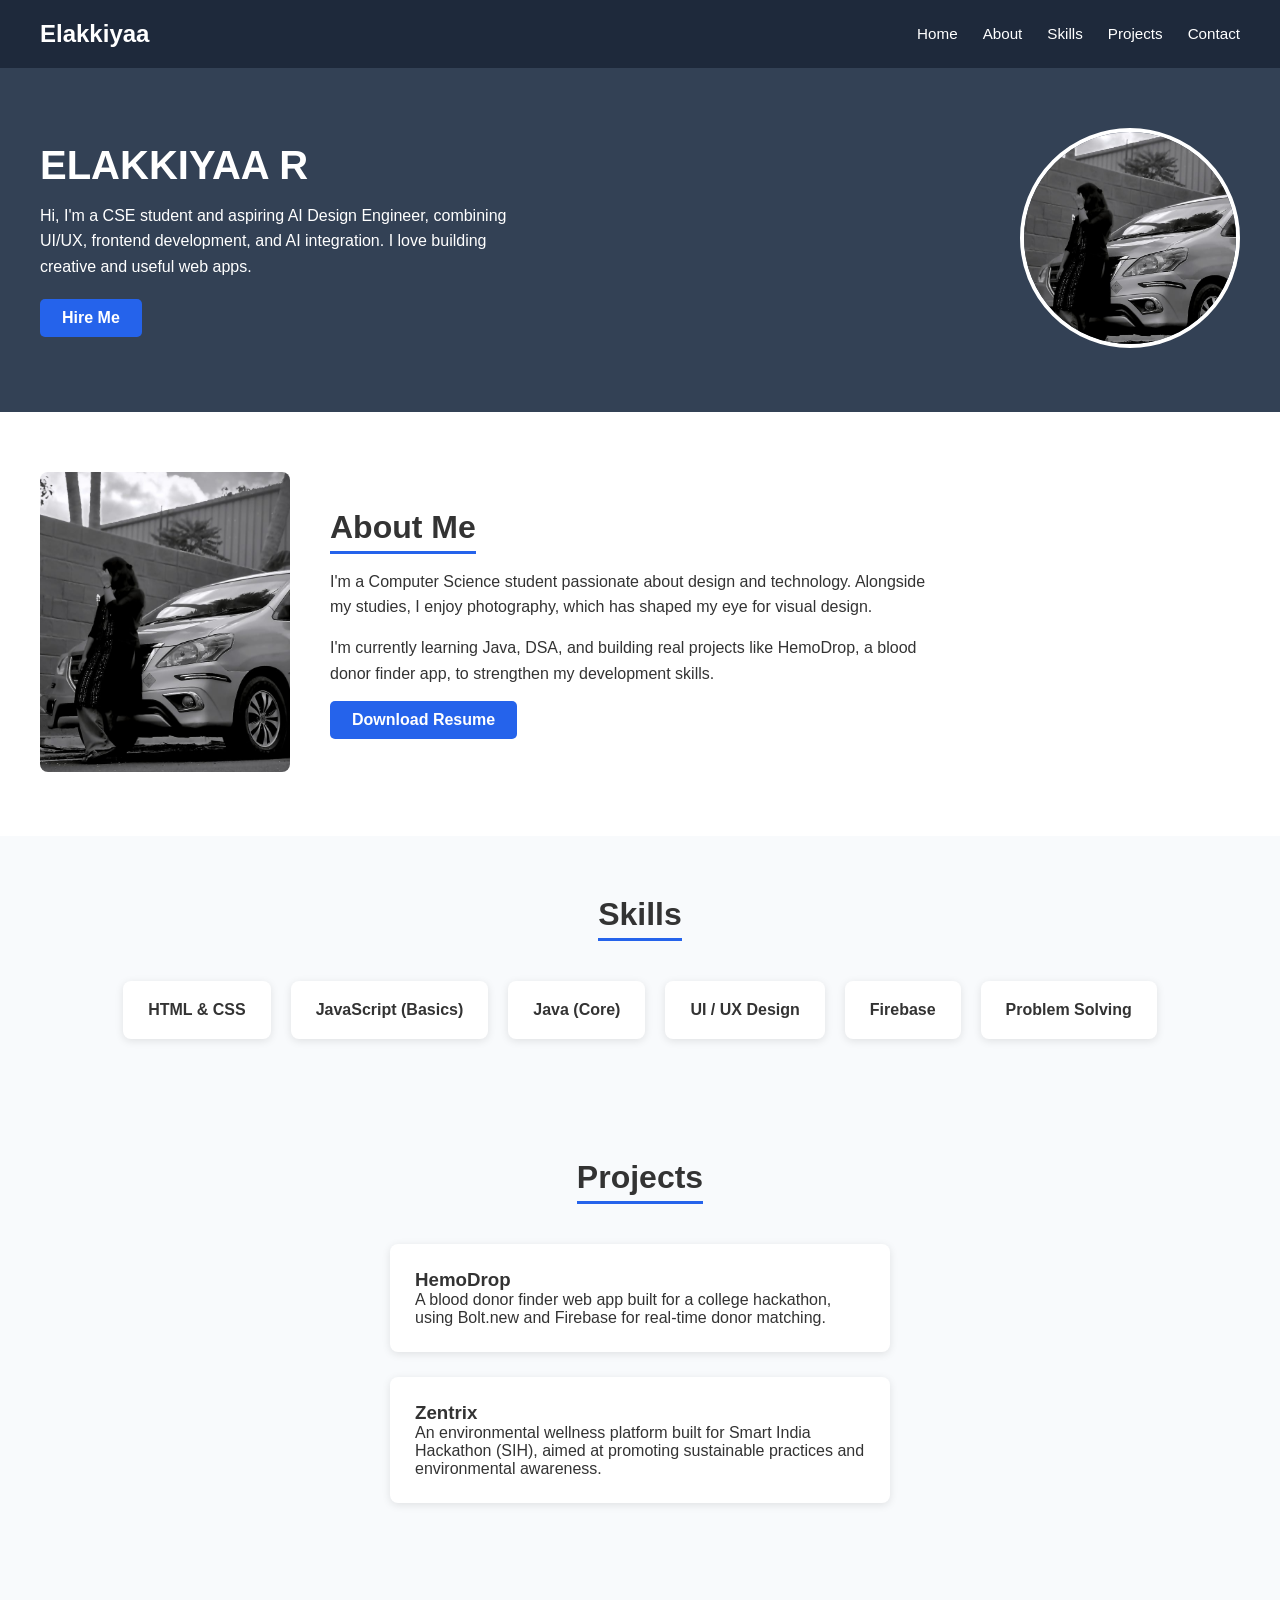
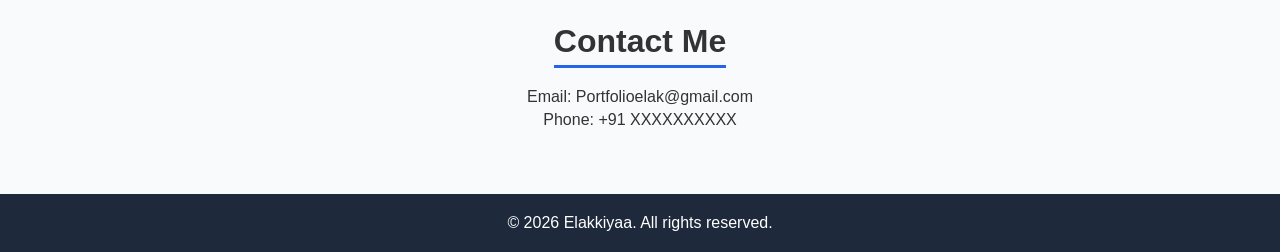
<file: task1-portfolio/index.html>
<!DOCTYPE html>
<html lang="en">
<head>
  <meta charset="UTF-8">
  <title>Elakkiyaa  | Portfolio</title>
  <link rel="stylesheet" href="style.css">
</head>
<body>

  <nav>
    <div class="logo">Elakkiyaa</div>
    <ul>
      <li><a href="#home">Home</a></li>
      <li><a href="#about">About</a></li>
      <li><a href="#skills">Skills</a></li>
      <li><a href="#projects">Projects</a></li>
      <li><a href="#contact">Contact</a></li>
    </ul>
  </nav>

  <header id="home">
    <div class="header-text">
      <h1>ELAKKIYAA R</h1>
      <p>Hi, I'm a CSE student and aspiring AI Design Engineer, combining UI/UX, frontend development, and AI integration. I love building creative and useful web apps.</p>
      <a href="#contact" class="btn">Hire Me</a>
    </div>
    <div class="header-img">
      <img src="profile.jpg" alt="Elakkiya">
    </div>
  </header>

  <section id="about" class="about">
    <div class="about-img">
      <img src="profile.jpg" alt="Elakkiya">
    </div>
    <div class="about-text">
      <h2>About Me</h2>
      <p>I'm a Computer Science student passionate about design and technology. Alongside my studies, I enjoy photography, which has shaped my eye for visual design.</p>
      <p>I'm currently learning Java, DSA, and building real projects like HemoDrop, a blood donor finder app, to strengthen my development skills.</p>
      <a href="resume.pdf" download class="btn">Download Resume</a>
    </div>
  </section>

  <section id="skills" class="skills">
    <h2>Skills</h2>
    <div class="skills-grid">
      <div class="skill-card">HTML & CSS</div>
      <div class="skill-card">JavaScript (Basics)</div>
      <div class="skill-card">Java (Core)</div>
      <div class="skill-card">UI / UX Design</div>
      <div class="skill-card">Firebase</div>
      <div class="skill-card">Problem Solving</div>
    </div>
  </section>

  <section id="projects" class="projects">
    <h2>Projects</h2>
    <div class="project-card">
      <h3>HemoDrop</h3>
      <p>A blood donor finder web app built for a college hackathon, using Bolt.new and Firebase for real-time donor matching.</p>
    </div>
    <div class="project-card">
      <h3>Zentrix</h3>
      <p>An environmental wellness platform built for Smart India Hackathon (SIH), aimed at promoting sustainable practices and environmental awareness.</p>
    </div>
  </section>

  <section id="contact" class="contact">
    <h2>Contact Me</h2>
    <p>Email: Portfolioelak@gmail.com</p>
    <p>Phone: +91 XXXXXXXXXX</p>
  </section>

  <footer>
    <p>&copy; 2026 Elakkiyaa. All rights reserved.</p>
  </footer>

</body>
</html>
</file>
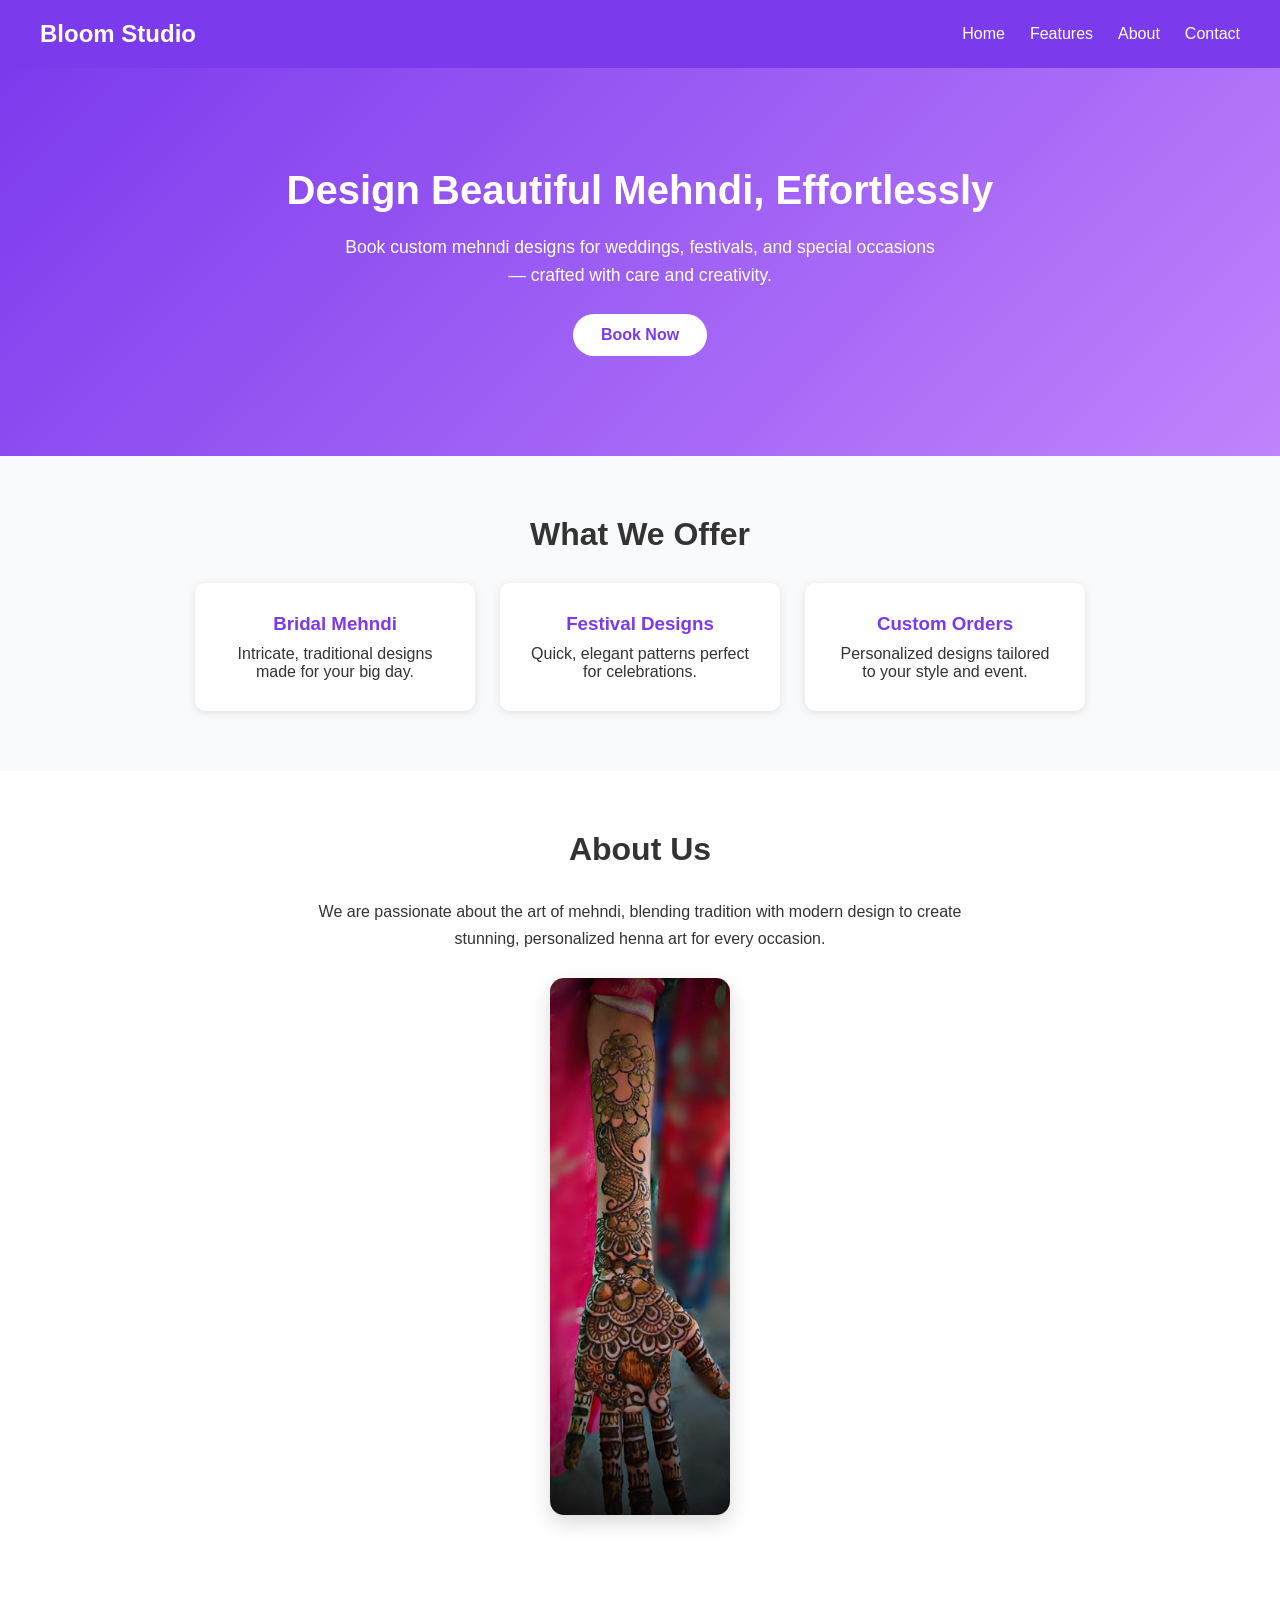
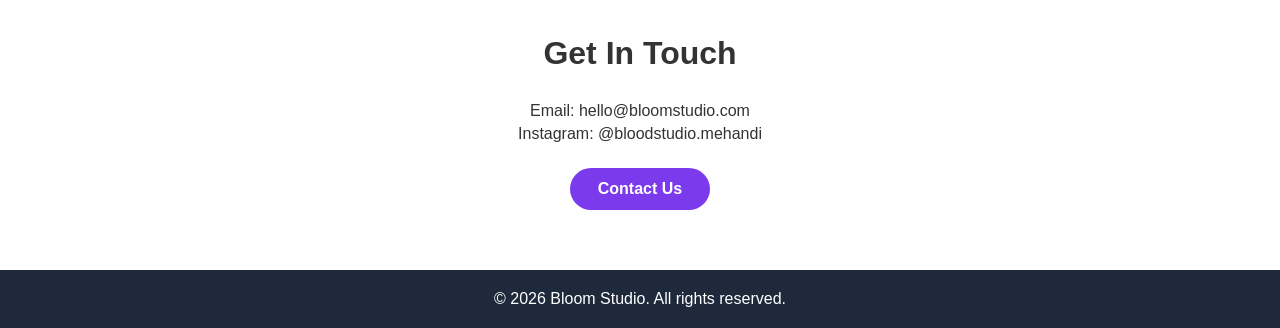
<file: task2-Landing page/index.html>
<!DOCTYPE html>
<html lang="en">
<head>
  <meta charset="UTF-8">
  <title>Bloom Studio | Landing Page</title>
  <link rel="stylesheet" href="style.css">
</head>
<body>

  <nav>
    <div class="logo">Bloom Studio</div>
    <ul>
      <li><a href="#home">Home</a></li>
      <li><a href="#features">Features</a></li>
      <li><a href="#about">About</a></li>
      <li><a href="#contact">Contact</a></li>
    </ul>
  </nav>

  <section id="home" class="hero">
    <div class="hero-text">
      <h1>Design Beautiful Mehndi, Effortlessly</h1>
      <p>Book custom mehndi designs for weddings, festivals, and special occasions — crafted with care and creativity.</p>
      <a href="#contact" class="btn">Book Now</a>
    </div>
  </section>

  <section id="features" class="features">
    <h2>What We Offer</h2>
    <div class="feature-grid">
      <div class="feature-card">
        <h3>Bridal Mehndi</h3>
        <p>Intricate, traditional designs made for your big day.</p>
      </div>
      <div class="feature-card">
        <h3>Festival Designs</h3>
        <p>Quick, elegant patterns perfect for celebrations.</p>
      </div>
      <div class="feature-card">
        <h3>Custom Orders</h3>
        <p>Personalized designs tailored to your style and event.</p>
      </div>
    </div>
  </section>

  <section id="about" class="about">
    <h2>About Us</h2>
    <p>We are passionate about the art of mehndi, blending tradition with modern design to create stunning, personalized henna art for every occasion.</p>
    <img src="mehandi.jpg.jpeg" alt="Mehndi design sample" class="about-img">
  </section>

  <section id="contact" class="contact">
    <h2>Get In Touch</h2>
    <p>Email: hello@bloomstudio.com</p>
    <p>Instagram: @bloodstudio.mehandi</p>
    <a href="#" class="btn">Contact Us</a>
  </section>

  <footer>
    <p>&copy; 2026 Bloom Studio. All rights reserved.</p>
  </footer>

</body>
</html>
</file>
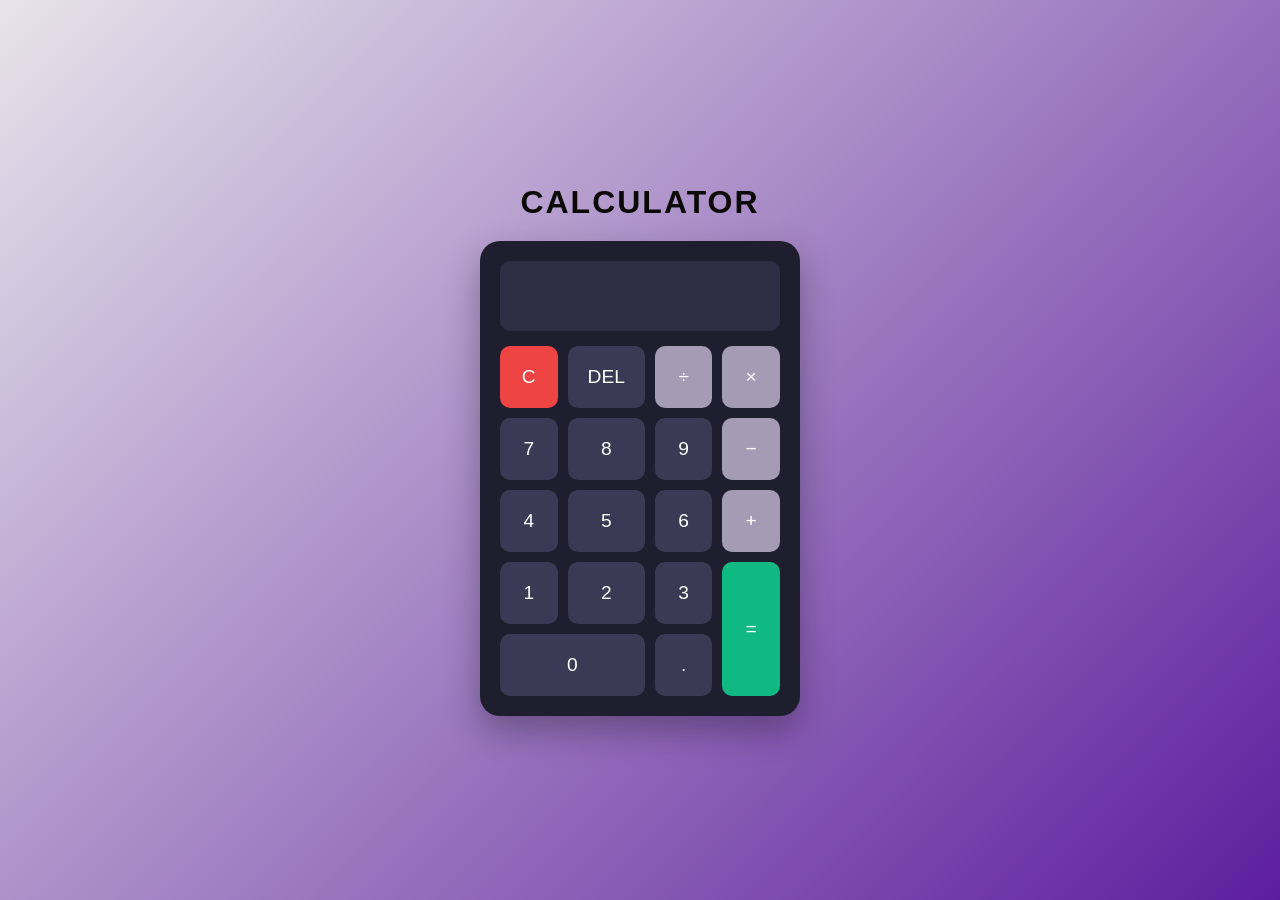
<file: task3-calculator/index.html>
<!DOCTYPE html>
<html lang="en">
<head>
  <meta charset="UTF-8">
  <title>Calculator | CodSoft Task 3</title>
  <link rel="stylesheet" href="style.css">
</head>
<body>
<h1 style="text-align: center;">CALCULATOR</h1>
  <div class="calculator">
    
    <input type="text" id="display" disabled>
    <div class="buttons">
      <button class="btn clear" onclick="clearDisplay()">C</button>
      <button class="btn" onclick="deleteLast()">DEL</button>
      <button class="btn operator" onclick="appendValue('/')">÷</button>
      <button class="btn operator" onclick="appendValue('*')">×</button>

      <button class="btn" onclick="appendValue('7')">7</button>
      <button class="btn" onclick="appendValue('8')">8</button>
      <button class="btn" onclick="appendValue('9')">9</button>
      <button class="btn operator" onclick="appendValue('-')">−</button>

      <button class="btn" onclick="appendValue('4')">4</button>
      <button class="btn" onclick="appendValue('5')">5</button>
      <button class="btn" onclick="appendValue('6')">6</button>
      <button class="btn operator" onclick="appendValue('+')">+</button>

      <button class="btn" onclick="appendValue('1')">1</button>
      <button class="btn" onclick="appendValue('2')">2</button>
      <button class="btn" onclick="appendValue('3')">3</button>
      <button class="btn equals" onclick="calculate()" rowspan="2">=</button>

      <button class="btn zero" onclick="appendValue('0')">0</button>
      <button class="btn" onclick="appendValue('.')">.</button>
    </div>
  </div>

  <script src="script.js"></script>
</body>
</html>
</file>
<file: task1-portfolio/style.css>
* {
  margin: 0;
  padding: 0;
  box-sizing: border-box;
}

body {
  font-family: 'Segoe UI', Arial, sans-serif;
  color: #333;
  background: #fff;
}

nav {
  display: flex;
  justify-content: space-between;
  align-items: center;
  padding: 20px 40px;
  background: #1e293b;
  color: white;
}

nav .logo {
  font-size: 1.5em;
  font-weight: bold;
}

nav ul {
  display: flex;
  list-style: none;
  gap: 25px;
}

nav ul li a {
  color: white;
  text-decoration: none;
  font-size: 0.95em;
}

header {
  display: flex;
  align-items: center;
  justify-content: space-between;
  background: #334155;
  color: white;
  padding: 60px 40px;
  flex-wrap: wrap;
}

.header-text {
  max-width: 500px;
}

.header-text h1 {
  font-size: 2.5em;
  margin-bottom: 15px;
}

.header-text p {
  margin-bottom: 20px;
  line-height: 1.6;
}

.header-img img {
  width: 220px;
  height: 220px;
  object-fit: cover;
  border-radius: 50%;
  border: 4px solid white;
}

.btn {
  display: inline-block;
  background: #2563eb;
  color: white;
  padding: 10px 22px;
  border-radius: 5px;
  text-decoration: none;
  font-weight: bold;
}

.about {
  display: flex;
  align-items: center;
  gap: 40px;
  padding: 60px 40px;
  flex-wrap: wrap;
}

.about-img img {
  width: 250px;
  height: 300px;
  object-fit: cover;
  border-radius: 8px;
}

.about-text {
  max-width: 600px;
}

.about-text h2, .skills h2, .projects h2, .contact h2 {
  font-size: 2em;
  margin-bottom: 15px;
  border-bottom: 3px solid #2563eb;
  display: inline-block;
  padding-bottom: 5px;
}

.about-text p {
  margin-bottom: 15px;
  line-height: 1.6;
}

.skills, .projects, .contact {
  padding: 60px 40px;
  background: #f8fafc;
  text-align: center;
}

.skills-grid {
  display: flex;
  flex-wrap: wrap;
  justify-content: center;
  gap: 20px;
  margin-top: 25px;
}

.skill-card {
  background: white;
  padding: 20px 25px;
  border-radius: 8px;
  box-shadow: 0 2px 8px rgba(0,0,0,0.1);
  font-weight: 600;
}

.project-card {
  background: white;
  max-width: 500px;
  margin: 25px auto 0;
  padding: 25px;
  border-radius: 8px;
  box-shadow: 0 2px 8px rgba(0,0,0,0.1);
  text-align: left;
}

.contact p {
  margin: 5px 0;
}

footer {
  background: #1e293b;
  color: white;
  text-align: center;
  padding: 20px;
}
</file>
<file: task2-Landing page/style.css>
* {
  margin: 0;
  padding: 0;
  box-sizing: border-box;
}

html {
  scroll-behavior: smooth;
}

body {
  font-family: 'Segoe UI', Arial, sans-serif;
  color: #333;
}

nav {
  display: flex;
  justify-content: space-between;
  align-items: center;
  padding: 20px 40px;
  background: #7c3aed;
  color: white;
}

nav .logo {
  font-size: 1.5em;
  font-weight: bold;
}

nav ul {
  display: flex;
  list-style: none;
  gap: 25px;
}

nav ul li a {
  color: white;
  text-decoration: none;
  transition: color 0.3s ease;
}

nav ul li a:hover {
  color: #ffd700;
}

.hero {
  background: linear-gradient(135deg, #7c3aed, #c084fc);
  color: white;
  padding: 100px 40px;
  text-align: center;
}

.hero-text h1 {
  font-size: 2.5em;
  margin-bottom: 20px;
  animation: fadeInUp 0.8s ease forwards;
}

.hero-text p {
  font-size: 1.1em;
  max-width: 600px;
  margin: 0 auto 25px;
  line-height: 1.6;
  animation: fadeInUp 0.8s ease forwards;
  animation-delay: 0.2s;
  opacity: 0;
  animation-fill-mode: forwards;
}

.hero-text h1 {
  opacity: 0;
  animation-fill-mode: forwards;
}

.hero-text .btn {
  opacity: 0;
  animation: fadeInUp 0.8s ease forwards;
  animation-delay: 0.4s;
}

@keyframes fadeInUp {
  from {
    opacity: 0;
    transform: translateY(20px);
  }
  to {
    opacity: 1;
    transform: translateY(0);
  }
}

.btn {
  display: inline-block;
  background: white;
  color: #7c3aed;
  padding: 12px 28px;
  border-radius: 30px;
  text-decoration: none;
  font-weight: bold;
  transition: transform 0.2s ease, box-shadow 0.2s ease;
}

.btn:hover {
  transform: scale(1.06);
  box-shadow: 0 6px 16px rgba(0, 0, 0, 0.25);
  cursor: pointer;
}

.features, .about, .contact {
  padding: 60px 40px;
  text-align: center;
}

.features {
  background: #f8fafc;
}

.features h2, .about h2, .contact h2 {
  font-size: 2em;
  margin-bottom: 30px;
}

.feature-grid {
  display: flex;
  flex-wrap: wrap;
  justify-content: center;
  gap: 25px;
}

.feature-card {
  background: white;
  padding: 30px;
  border-radius: 10px;
  box-shadow: 0 2px 10px rgba(0,0,0,0.1);
  max-width: 280px;
  transition: transform 0.3s ease, box-shadow 0.3s ease;
}

.feature-card:hover {
  transform: translateY(-8px);
  box-shadow: 0 10px 25px rgba(124, 58, 237, 0.2);
}

.feature-card h3 {
  color: #7c3aed;
  margin-bottom: 10px;
}

.about p {
  max-width: 700px;
  margin: 0 auto;
  line-height: 1.7;
}

.about-img {
  max-width: 180px;
  width: 100%;
  height: auto;
  border-radius: 14px;
  margin: 25px auto 0;
  display: block;
  box-shadow: 0 8px 20px rgba(0,0,0,0.15);
}
.contact p {
  margin: 5px 0;
}

.contact .btn {
  background: #7c3aed;
  color: white;
  margin-top: 20px;
}

footer {
  background: #1e293b;
  color: white;
  text-align: center;
  padding: 20px;
}
</file>
<file: task3-calculator/style.css>
* {
  margin: 0;
  padding: 0;
  box-sizing: border-box;
}

body {
  font-family: 'Segoe UI', Arial, sans-serif;
  background: linear-gradient(135deg, #e6e4e9, #5d1e9d);
  min-height: 100vh;
  display: flex;
  flex-direction: column;
  align-items: center;
  justify-content: center;
  gap: 20px;
}

.calculator {
  background: #1e1e2f;
  padding: 20px;
  border-radius: 20px;
  box-shadow: 0 15px 35px rgba(0, 0, 0, 0.3);
  width: 320px;
}

#display {
  width: 100%;
  height: 70px;
  font-size: 2em;
  text-align: right;
  padding: 0 15px;
  border: none;
  border-radius: 10px;
  margin-bottom: 15px;
  background: #2d2d44;
  color: white;
}

.buttons {
  display: grid;
  grid-template-columns: repeat(4, 1fr);
  gap: 10px;
}

.btn {
  padding: 20px;
  font-size: 1.2em;
  border: none;
  border-radius: 10px;
  background: #3a3a55;
  color: white;
  cursor: pointer;
  transition: transform 0.15s ease, background 0.15s ease;
}

.btn:hover {
  transform: scale(1.05);
  background: #4a4a6a;
}

.btn:active {
  transform: scale(0.95);
}

.operator {
  background: #a49bb5;
}

.operator:hover {
  background: #9256f0;
}

.equals {
  background: #10b981;
  grid-row: span 2;
}

.equals:hover {
  background: #14c98f;
}

.clear {
  background: #ef4444;
}

.clear:hover {
  background: #f65a5a;
}

.zero {
  grid-column: span 2;
}
h1 {
  color: rgb(11, 8, 8);
  font-size: 2em;
  letter-spacing: 2px;
}
</file>
